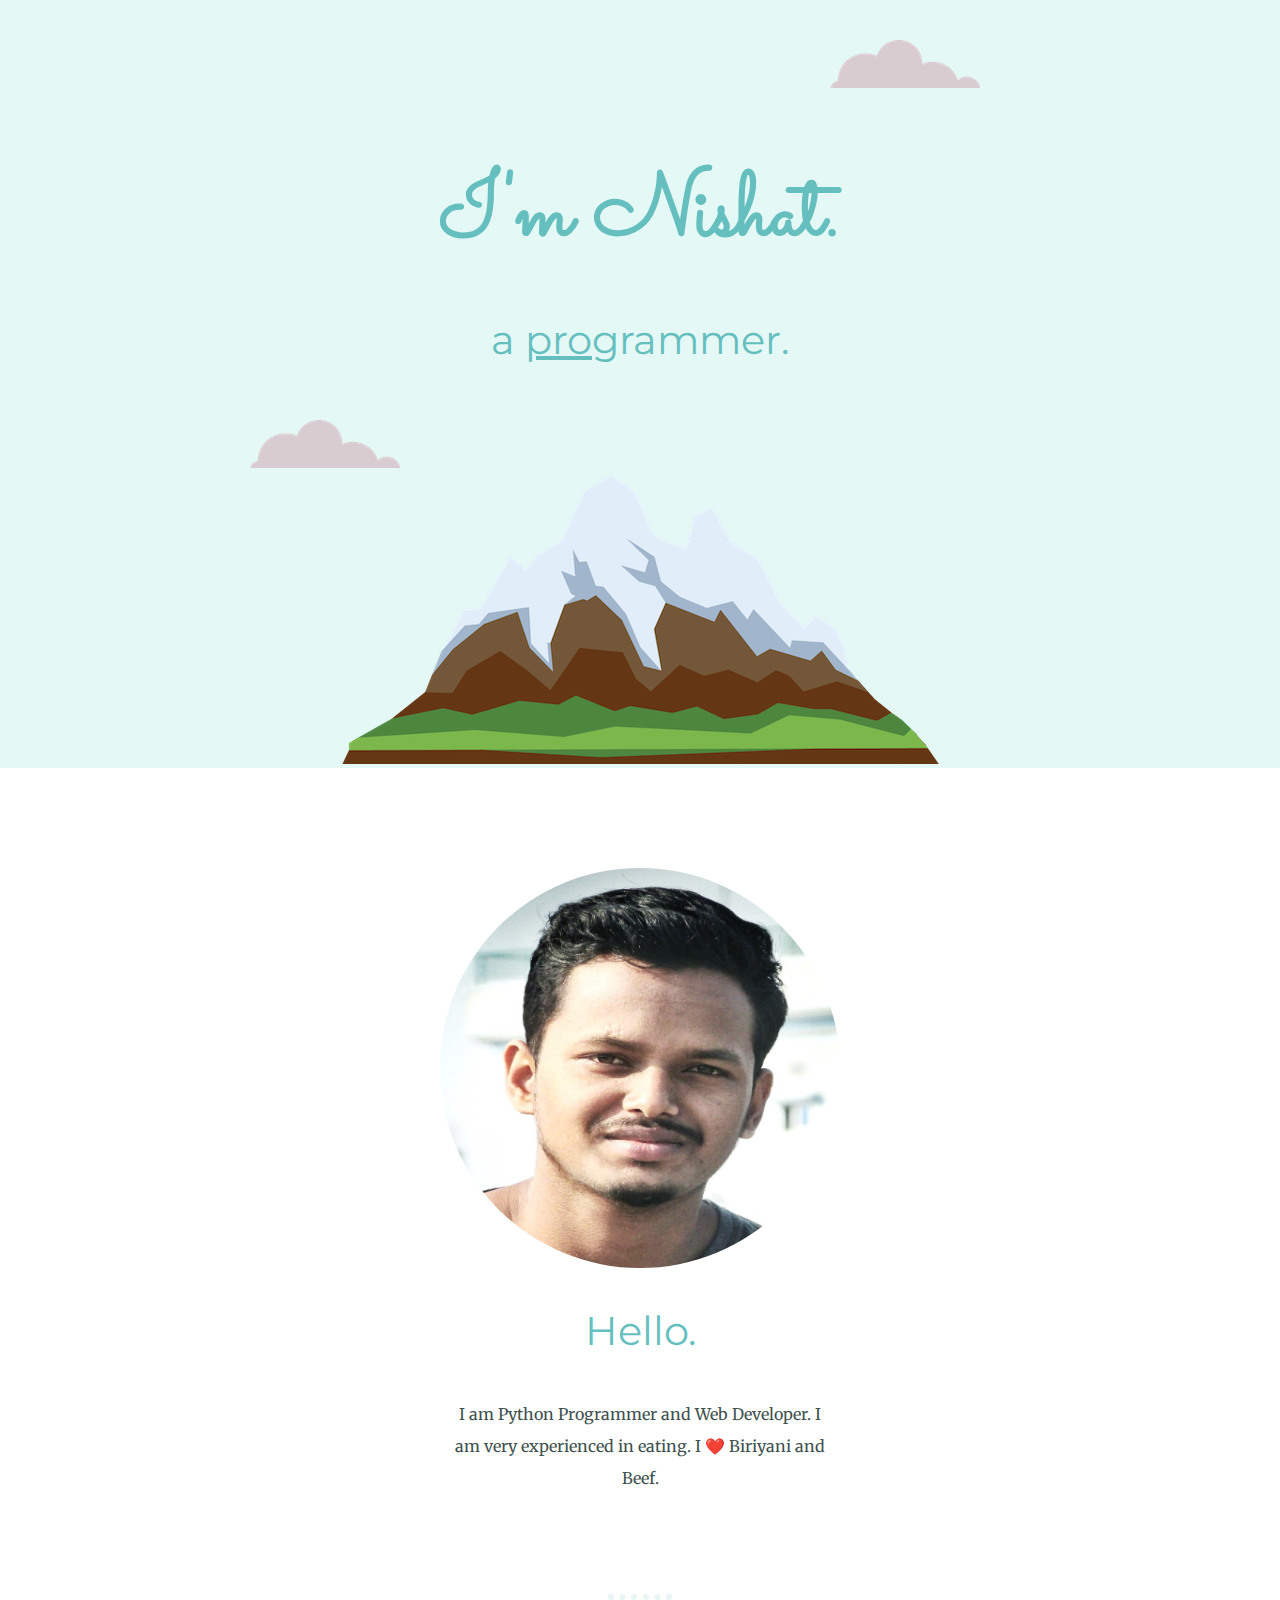
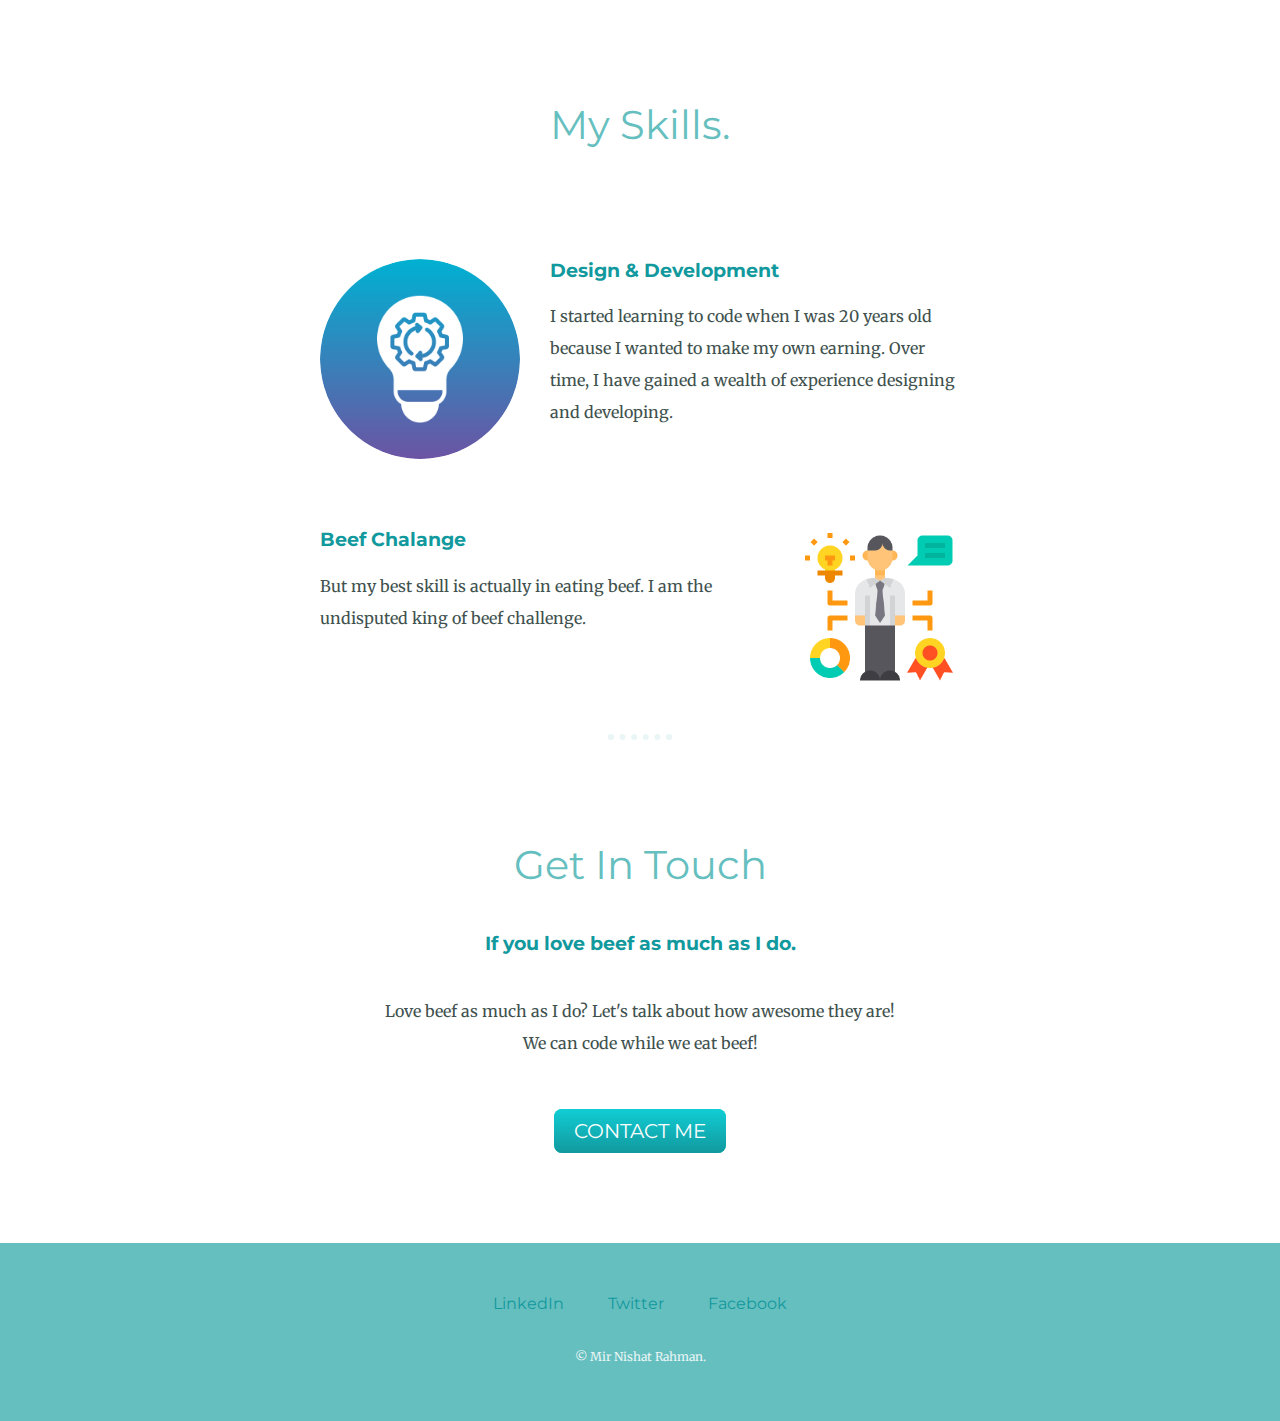
<file: index.html>
<!DOCTYPE html>
<html>

<head>
  <meta charset="utf-8">
  <title>Mir Nishat Rahman</title>
  <link rel="stylesheet" href="Css/styles.css">
  <link href="https://fonts.googleapis.com/css?family=Merriweather|Montserrat|Sacramento" rel="stylesheet">
  <link rel="icon" href="favicon.ico">
</head>

<body>
  <div class="top-container">
    <img class="top-cloud" src="Images/cloud.png" alt="cloud">
    <div class="title-text">
      <h1>I'm Nishat.</h1>
      <h2>a <span class="pro">pro</span>grammer.</h2>
    </div>
    <img class="bottom-cloud" src="Images/cloud.png" alt="cloud">
    <img class="mountain" src="Images/mountain.png" alt="mountain-img">
  </div>

  <div class="middle-container">
    <div class="profile">
      <img src="Images/nishat.jpg" alt="nishat-profile-img" class="nishatpic">
      <h2>Hello.</h2>
      <p class="intro">I am Python Programmer and Web Developer. I am very experienced in eating. I ❤️ Biriyani and Beef.</p>
    </div>
    <hr>
    <div class="skills">
      <h2>My Skills.</h2>
      <div class="skill-row">
        <img class="code-img" src="Images/7392650.png" alt="code-img">

        <h3>Design & Development</h3>
        <p>I started learning to code when I was 20 years old because I wanted to make my own earning. Over time, I have gained a wealth of experience designing and developing.</p>

      </div>
      <div class="skill-row">
        <img class="skills2-img" src="Images/skills2.png" alt="skills2-img">

        <h3>Beef Chalange </h3>
        <p>But my best skill is actually in eating beef. I am the undisputed king of beef challenge.</p>

      </div>
    </div>
    <hr>
    <div class="contact-me">
      <h2>Get In Touch</h2>
      <h3>If you love beef as much as I do.</h3>
      <p class="contact-message">Love beef as much as I do? Let's talk about how awesome they are! We can code while we eat beef!</p>
      <a class="btn" href="mailto:mirnishatrahman@gmail.com">CONTACT ME</a>
    </div>
  </div>


  <div class="bottom-container">
    <a class="footer-link" href="https://www.linkedin.com/in/mir-nishat-rahman-5a197223b/">LinkedIn</a>
    <a class="footer-link" href="">Twitter</a>
    <a class="footer-link" href="https://www.facebook.com/profile.php?id=100066696834332">Facebook</a>
    <p class="copyright">© Mir Nishat Rahman.</p>
  </div>
</body>

</html>
</file>
<file: Css/styles.css>
body {
  color: #40514E;
  margin: 0;
  text-align: center;
  font-family: 'Merriweather', serif;
}

h1 {
  color: #66BFBF;
  font-size: 5.625rem;
  margin: 50px auto 0 auto;
  font-family: 'Sacramento', cursive;
}

h2 {
  color: #66BFBF;
  font-family: 'Montserrat', sans-serif;
  font-size: 2.5rem;
  font-weight: normal;
  padding-bottom: 10px;
}

h3 {
  color: #11999E;
  font-family: 'Montserrat', sans-serif;
}

p {
  line-height: 2;
}

hr {
  border: dotted #EAF6F6 6px;
  border-bottom: none;
  width: 4%;
  margin: 100px auto;
}

a{
  color: #11999E;
  font-family: 'Montserrat', sans-serif;
  margin: 10px 20px;
  text-decoration: none;
}

a:hover {
  color: #EAF6F6;
}

.top-container {
  background-color: #E4F9F5;
  position: relative;
  padding-top: 100px;
}

.middle-container {
  margin: 100px 0;
}
.nishatpic{
    border-radius: 50%;
    height: 400px;
    width: 400px;
}

.bottom-container {
  background-color: #66BFBF;
  padding: 50px 0 20px;
}

.skill-row {
  width: 50%;
  margin: 100px auto 100px auto;
  text-align: left;
}

.pro {
  text-decoration: underline;
}

.intro {
  width: 30%;
  margin: auto;
}

.contact-message {
  width: 40%;
  margin: 40px auto 60px;
}

.copyright {
  color: #EAF6F6;
  font-size: 0.75rem;
  padding: 20px 0;
}

.top-cloud {
  position: absolute;
  right: 300px;
  top: 40px;
}

.bottom-cloud {
  position: absolute;
  left: 250px;
  bottom: 300px;
}

.code-img {
  width: 25%;
  float: left;
  margin-right: 30px;
  border-radius: 50%;
  height: 200px;
  width: 200px;
}

.skills2-img {
  width: 25%;
  float: right;
  margin-left: 30px;
}

.btn {
  background: #11cdd4;
  background-image: -webkit-linear-gradient(top, #11cdd4, #11999e);
  background-image: -moz-linear-gradient(top, #11cdd4, #11999e);
  background-image: -ms-linear-gradient(top, #11cdd4, #11999e);
  background-image: -o-linear-gradient(top, #11cdd4, #11999e);
  background-image: linear-gradient(to bottom, #11cdd4, #11999e);
  -webkit-border-radius: 8;
  -moz-border-radius: 8;
  border-radius: 8px;
  font-family: 'Montserrat', sans-serif;
  color: #ffffff;
  font-size: 20px;
  padding: 10px 20px 10px 20px;
  text-decoration: none;
}

.btn:hover {
  background: #30e3cb;
  background-image: -webkit-linear-gradient(top, #30e3cb, #2bc4ad);
  background-image: -moz-linear-gradient(top, #30e3cb, #2bc4ad);
  background-image: -ms-linear-gradient(top, #30e3cb, #2bc4ad);
  background-image: -o-linear-gradient(top, #30e3cb, #2bc4ad);
  background-image: linear-gradient(to bottom, #30e3cb, #2bc4ad);
  text-decoration: none;
}
</file>
